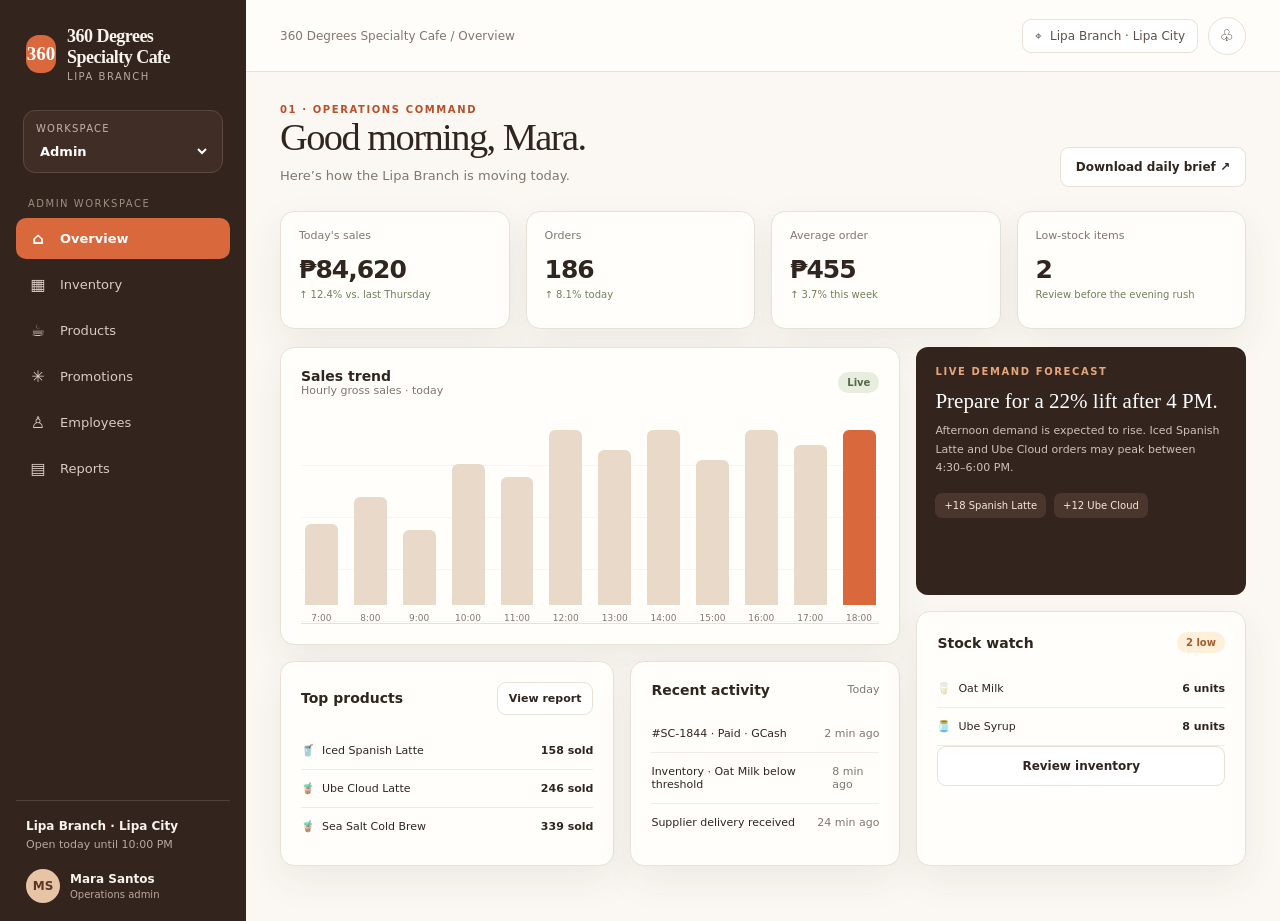
<file: index.html>
<!doctype html>
<html lang="en">
  <head>
    <meta charset="UTF-8" />
    <meta name="viewport" content="width=device-width, initial-scale=1" />
    <meta name="theme-color" content="#2d211c" />
    <title>360 Degrees Specialty Cafe - Lipa Branch | Admin</title>
    <link rel="stylesheet" href="styles.css" />
  </head>
  <body data-role="admin" data-default-page="overview">
    <div class="app" id="app">
      <aside class="sidebar">
        <div class="brand"><div class="brand-mark">360</div><div><strong>360 Degrees Specialty Cafe</strong><small>Lipa Branch</small></div></div>
        <div class="role-switch">
          <label for="role-select">Workspace</label>
          <select id="role-select" data-role-select>
            <option value="admin" selected>Admin</option>
            <option value="staff">Barista / Cashier</option>
            <option value="customer">Customer</option>
          </select>
        </div>
        <div class="nav-label">Admin workspace</div>
        <nav class="nav" aria-label="Admin navigation">
          <button class="active" data-page="overview" aria-current="page"><span class="nav-icon">⌂</span>Overview</button>
          <button data-page="inventory"><span class="nav-icon">▦</span>Inventory</button>
          <button data-page="products"><span class="nav-icon">☕</span>Products</button>
          <button data-page="promotions"><span class="nav-icon">✳</span>Promotions</button>
          <button data-page="employees"><span class="nav-icon">♙</span>Employees</button>
          <button data-page="reports"><span class="nav-icon">▤</span>Reports</button>
        </nav>
        <div class="sidebar-foot">
          <div class="store">Lipa Branch · Lipa City<small>Open today until 10:00 PM</small></div>
          <div class="person"><div class="avatar">MS</div><div><strong>Mara Santos</strong><small>Operations admin</small></div></div>
        </div>
      </aside>
      <main class="main">
        <header class="topbar">
          <div class="crumb">360 Degrees Specialty Cafe <span class="muted">/</span> <span id="breadcrumb-page">Overview</span></div>
          <div class="top-actions"><span class="location">⌖ &nbsp;Lipa Branch · Lipa City</span><button class="icon-button" aria-label="Notifications" data-action="notifications">♧</button></div>
        </header>
        <section class="content" id="content-view" aria-live="polite"></section>
      </main>
      <nav class="mobile-nav" aria-label="Admin mobile navigation">
        <button class="active" data-page="overview" aria-current="page"><span>⌂</span>Overview</button>
        <button data-page="inventory"><span>▦</span>Inventory</button>
        <button data-page="products"><span>☕</span>Products</button>
        <button data-page="promotions"><span>✳</span>Promotions</button>
        <button data-page="employees"><span>♙</span>Employees</button>
        <button data-page="reports"><span>▤</span>Reports</button>
      </nav>
      <div id="overlay-root"></div>
    </div>
    <script src="app.js" defer></script>
  </body>
</html>
</file>
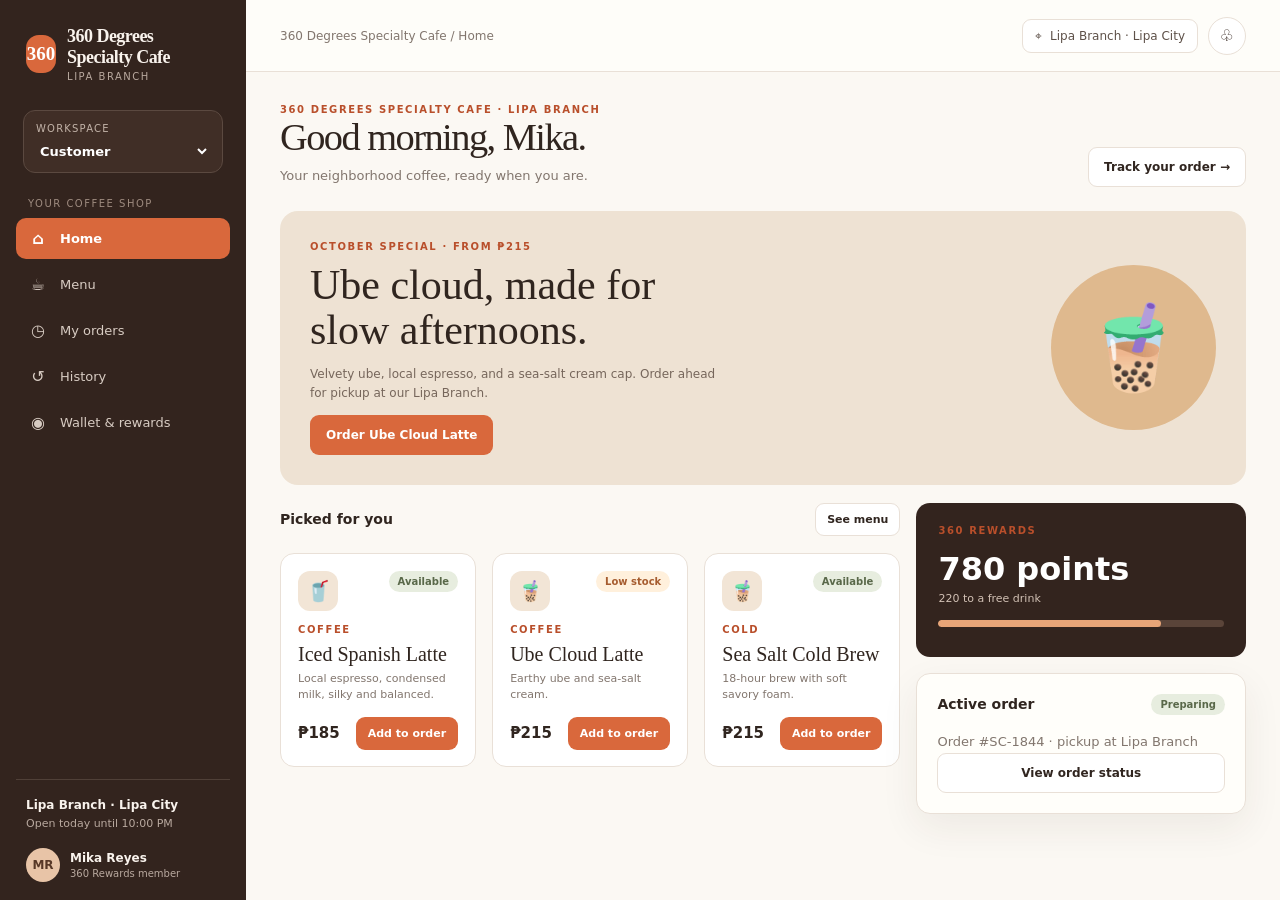
<file: customer.html>
<!doctype html>
<html lang="en">
  <head>
    <meta charset="UTF-8" />
    <meta name="viewport" content="width=device-width, initial-scale=1" />
    <meta name="theme-color" content="#2d211c" />
    <title>360 Degrees Specialty Cafe - Lipa Branch | Customer</title>
    <link rel="stylesheet" href="styles.css" />
  </head>
  <body data-role="customer" data-default-page="home">
    <div class="app" id="app">
      <aside class="sidebar">
        <div class="brand"><div class="brand-mark">360</div><div><strong>360 Degrees Specialty Cafe</strong><small>Lipa Branch</small></div></div>
        <div class="role-switch">
          <label for="role-select">Workspace</label>
          <select id="role-select" data-role-select>
            <option value="admin">Admin</option>
            <option value="staff">Barista / Cashier</option>
            <option value="customer" selected>Customer</option>
          </select>
        </div>
        <div class="nav-label">Your coffee shop</div>
        <nav class="nav" aria-label="Customer navigation">
          <button class="active" data-page="home" aria-current="page"><span class="nav-icon">⌂</span>Home</button>
          <button data-page="menu"><span class="nav-icon">☕</span>Menu</button>
          <button data-page="orders"><span class="nav-icon">◷</span>My orders</button>
          <button data-page="history"><span class="nav-icon">↺</span>History</button>
          <button data-page="wallet"><span class="nav-icon">◉</span>Wallet & rewards</button>
        </nav>
        <div class="sidebar-foot">
          <div class="store">Lipa Branch · Lipa City<small>Open today until 10:00 PM</small></div>
          <div class="person"><div class="avatar">MR</div><div><strong>Mika Reyes</strong><small>360 Rewards member</small></div></div>
        </div>
      </aside>
      <main class="main">
        <header class="topbar">
          <div class="crumb">360 Degrees Specialty Cafe <span class="muted">/</span> <span id="breadcrumb-page">Home</span></div>
          <div class="top-actions"><span class="location">⌖ &nbsp;Lipa Branch · Lipa City</span><button class="icon-button" aria-label="Notifications" data-action="notifications">♧</button></div>
        </header>
        <section class="content" id="content-view" aria-live="polite"></section>
      </main>
      <nav class="mobile-nav" aria-label="Customer mobile navigation">
        <button class="active" data-page="home" aria-current="page"><span>⌂</span>Home</button>
        <button data-page="menu"><span>☕</span>Menu</button>
        <button data-page="orders"><span>◷</span>Orders</button>
        <button data-page="history"><span>↺</span>History</button>
        <button data-page="wallet"><span>◉</span>Wallet</button>
      </nav>
      <div id="overlay-root"></div>
    </div>
    <script src="app.js" defer></script>
  </body>
</html>
</file>
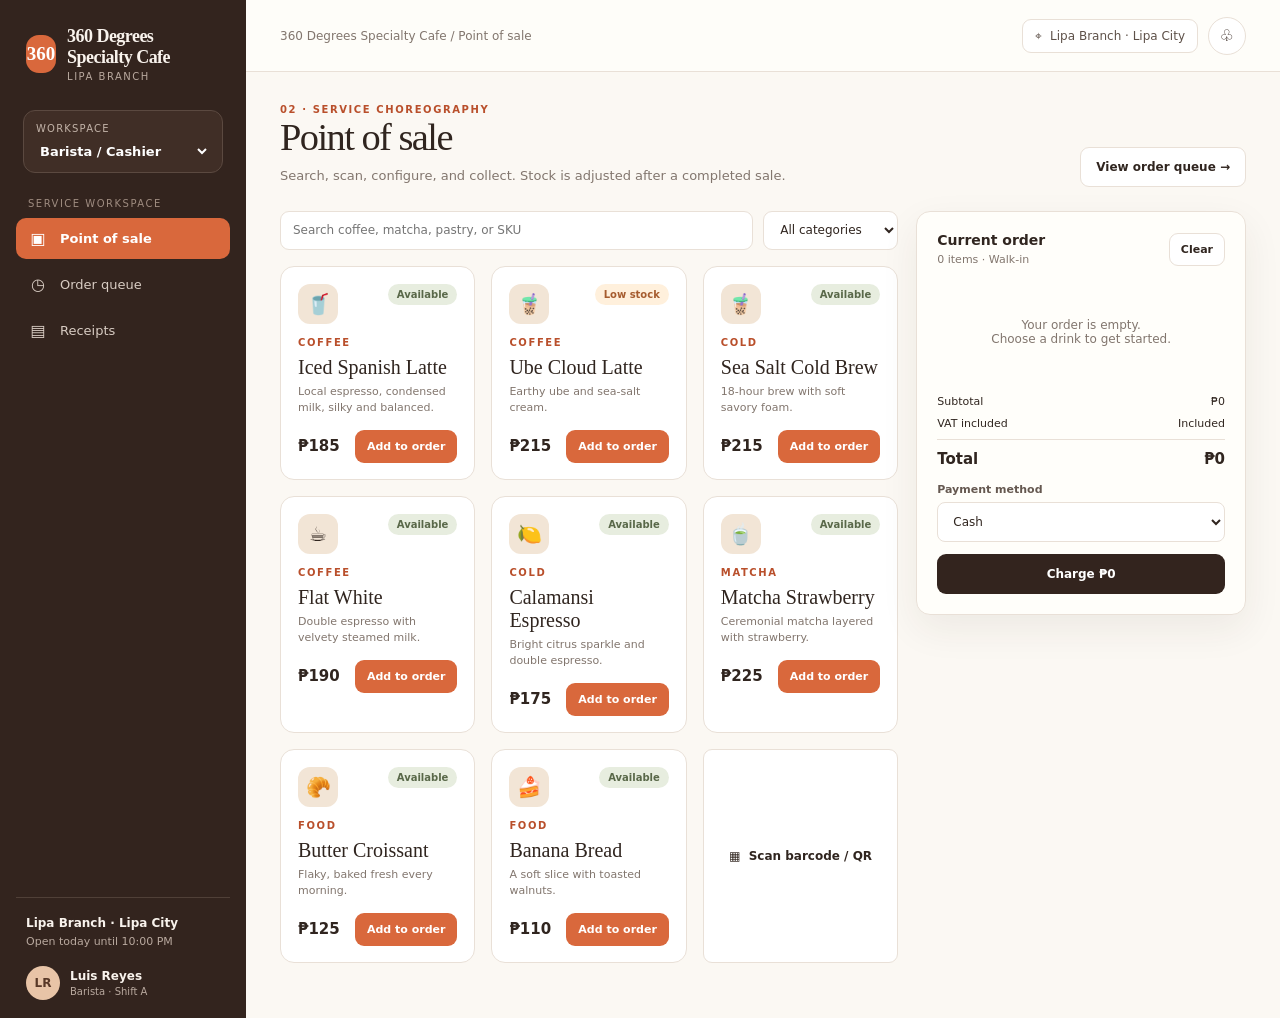
<file: staff.html>
<!doctype html>
<html lang="en">
  <head>
    <meta charset="UTF-8" />
    <meta name="viewport" content="width=device-width, initial-scale=1" />
    <meta name="theme-color" content="#2d211c" />
    <title>360 Degrees Specialty Cafe - Lipa Branch | Barista / Cashier</title>
    <link rel="stylesheet" href="styles.css" />
  </head>
  <body data-role="staff" data-default-page="pos">
    <div class="app" id="app">
      <aside class="sidebar">
        <div class="brand"><div class="brand-mark">360</div><div><strong>360 Degrees Specialty Cafe</strong><small>Lipa Branch</small></div></div>
        <div class="role-switch">
          <label for="role-select">Workspace</label>
          <select id="role-select" data-role-select>
            <option value="admin">Admin</option>
            <option value="staff" selected>Barista / Cashier</option>
            <option value="customer">Customer</option>
          </select>
        </div>
        <div class="nav-label">Service workspace</div>
        <nav class="nav" aria-label="Barista and cashier navigation">
          <button class="active" data-page="pos" aria-current="page"><span class="nav-icon">▣</span>Point of sale</button>
          <button data-page="queue"><span class="nav-icon">◷</span>Order queue</button>
          <button data-page="receipts"><span class="nav-icon">▤</span>Receipts</button>
        </nav>
        <div class="sidebar-foot">
          <div class="store">Lipa Branch · Lipa City<small>Open today until 10:00 PM</small></div>
          <div class="person"><div class="avatar">LR</div><div><strong>Luis Reyes</strong><small>Barista · Shift A</small></div></div>
        </div>
      </aside>
      <main class="main">
        <header class="topbar">
          <div class="crumb">360 Degrees Specialty Cafe <span class="muted">/</span> <span id="breadcrumb-page">Point of sale</span></div>
          <div class="top-actions"><span class="location">⌖ &nbsp;Lipa Branch · Lipa City</span><button class="icon-button" aria-label="Notifications" data-action="notifications">♧</button></div>
        </header>
        <section class="content" id="content-view" aria-live="polite"></section>
      </main>
      <nav class="mobile-nav" aria-label="Barista and cashier mobile navigation">
        <button class="active" data-page="pos" aria-current="page"><span>▣</span>Point of sale</button>
        <button data-page="queue"><span>◷</span>Order queue</button>
        <button data-page="receipts"><span>▤</span>Receipts</button>
      </nav>
      <div id="overlay-root"></div>
    </div>
    <script src="app.js" defer></script>
  </body>
</html>
</file>
<file: styles.css>
:root {
        color-scheme: light;
        --ink: #30251f;
        --muted: #82766e;
        --line: #e9e0d7;
        --paper: #fbf8f3;
        --white: #fffefa;
        --coffee: #33241e;
        --coffee-2: #5f4031;
        --orange: #d9683c;
        --orange-dark: #b94f2b;
        --cream: #f1e7d9;
        --sage: #e7eddf;
        --shadow: 0 14px 38px rgba(58, 37, 25, .07);
        font-family: Inter, ui-sans-serif, system-ui, -apple-system, BlinkMacSystemFont, "Segoe UI", sans-serif;
      }
      * { box-sizing: border-box; }
      body { margin: 0; min-width: 320px; background: var(--paper); color: var(--ink); }
      button, input, select { font: inherit; }
      button { cursor: pointer; }
      button:focus-visible, input:focus-visible, select:focus-visible { outline: 3px solid #e8a37d; outline-offset: 2px; }
      .app { min-height: 100vh; display: grid; grid-template-columns: 246px minmax(0, 1fr); }
      .sidebar { background: var(--coffee); color: #f9f3ed; display: flex; flex-direction: column; padding: 26px 16px 18px; min-height: 100vh; }
      .brand { display: flex; align-items: center; gap: 11px; padding: 0 10px 28px; }
      .brand-mark { width: 38px; height: 38px; display: grid; place-items: center; border-radius: 13px; background: var(--orange); color: white; font-family: Georgia, serif; font-size: 19px; font-weight: 700; }
      .brand strong { display: block; font-family: Georgia, serif; font-size: 18px; letter-spacing: -.03em; }
      .brand small { display: block; color: #b9a99f; font-size: 10px; letter-spacing: .15em; text-transform: uppercase; margin-top: 3px; }
      .role-switch { margin: 0 7px 25px; padding: 12px; border: 1px solid #5b4940; border-radius: 12px; background: #402e26; }
      .role-switch label { display: block; margin-bottom: 7px; color: #c3b4a9; font-size: 10px; letter-spacing: .12em; text-transform: uppercase; }
      .role-switch select { width: 100%; border: 0; background: transparent; color: #fff; font-size: 13px; font-weight: 650; }
      .role-switch option { color: var(--ink); }
      .nav-label { padding: 0 12px 9px; color: #9f8c80; font-size: 10px; letter-spacing: .15em; text-transform: uppercase; }
      .nav { display: grid; gap: 5px; }
      .nav button { width: 100%; display: flex; align-items: center; gap: 12px; border: 0; border-radius: 10px; background: transparent; color: #d8ccc3; padding: 11px 12px; text-align: left; font-size: 13px; }
      .nav button:hover { background: #45332a; color: white; }
      .nav button.active { background: var(--orange); color: white; font-weight: 650; }
      .nav-icon { width: 20px; text-align: center; font-size: 16px; }
      .sidebar-foot { margin-top: auto; padding: 18px 10px 0; border-top: 1px solid #504038; }
      .store { font-size: 12px; font-weight: 650; }
      .store small { display: block; color: #b9a99f; font-size: 11px; font-weight: 400; margin-top: 5px; }
      .person { display: flex; align-items: center; gap: 10px; margin-top: 18px; }
      .avatar { display: grid; place-items: center; width: 34px; height: 34px; flex: none; border-radius: 50%; background: #e8c4a7; color: #583827; font-size: 12px; font-weight: 750; }
      .person strong { display: block; font-size: 12px; }
      .person small { display: block; color: #b9a99f; font-size: 10px; margin-top: 3px; }
      .main { min-width: 0; }
      .topbar { min-height: 72px; display: flex; align-items: center; justify-content: space-between; gap: 18px; padding: 14px 34px; border-bottom: 1px solid var(--line); background: rgba(255,254,250,.82); }
      .crumb { color: var(--muted); font-size: 12px; }
      .top-actions { display: flex; align-items: center; gap: 10px; }
      .location { padding: 9px 12px; border: 1px solid var(--line); border-radius: 9px; color: #5e5149; background: white; font-size: 12px; }
      .icon-button { width: 38px; height: 38px; border: 1px solid var(--line); border-radius: 50%; background: white; color: var(--coffee); }
      .content { width: min(1440px, 100%); margin: 0 auto; padding: 32px 34px 55px; }
      .page-heading { display: flex; justify-content: space-between; align-items: end; gap: 16px; margin-bottom: 24px; }
      .eyebrow { color: var(--orange-dark); font-size: 10px; font-weight: 750; letter-spacing: .16em; text-transform: uppercase; }
      h1, h2, h3, p { margin-top: 0; }
      h1 { margin-bottom: 7px; font-family: Georgia, "Times New Roman", serif; font-size: clamp(28px, 3vw, 39px); letter-spacing: -.04em; font-weight: 500; }
      .subtitle { margin: 0; color: var(--muted); font-size: 13px; line-height: 1.6; }
      .button { display: inline-flex; align-items: center; justify-content: center; gap: 8px; min-height: 40px; padding: 0 15px; border: 1px solid transparent; border-radius: 9px; background: var(--orange); color: white; font-size: 12px; font-weight: 700; }
      .button:hover { background: var(--orange-dark); }
      .button.secondary { border-color: var(--line); background: white; color: var(--ink); }
      .button.secondary:hover { background: #f7f0e8; }
      .button.dark { background: var(--coffee); }
      .button.small { min-height: 33px; padding: 0 11px; font-size: 11px; }
      .button.danger { background: #a64032; }
      .grid { display: grid; gap: 16px; }
      .stats { grid-template-columns: repeat(4, minmax(0, 1fr)); margin-bottom: 18px; }
      .stat, .card { border: 1px solid var(--line); border-radius: 14px; background: var(--white); box-shadow: var(--shadow); }
      .stat { min-height: 118px; padding: 17px 18px; }
      .stat-label { color: var(--muted); font-size: 11px; }
      .stat-value { margin-top: 13px; font-size: 25px; font-weight: 720; letter-spacing: -.04em; }
      .stat-note { margin-top: 5px; color: #71815f; font-size: 10px; }
      .two-col { grid-template-columns: minmax(0, 1.6fr) minmax(270px, .85fr); }
      .card { padding: 20px; }
      .card-head { display: flex; align-items: center; justify-content: space-between; gap: 12px; margin-bottom: 17px; }
      .card-title { margin: 0; font-size: 14px; font-weight: 700; }
      .card-note { color: var(--muted); font-size: 11px; }
      .chart { height: 210px; display: flex; align-items: end; gap: clamp(5px, 1.4vw, 16px); padding: 16px 4px 0; border-bottom: 1px solid var(--line); background: repeating-linear-gradient(to bottom, transparent 0, transparent 51px, #f1ece6 52px); }
      .bar-wrap { height: 100%; flex: 1; display: flex; flex-direction: column; justify-content: end; align-items: center; gap: 8px; color: var(--muted); font-size: 9px; }
      .bar { width: min(100%, 38px); min-height: 8px; border-radius: 6px 6px 0 0; background: #e8d9c9; }
      .bar.accent { background: var(--orange); }
      .forecast { border-radius: 12px; padding: 19px; background: var(--coffee); color: white; }
      .forecast .eyebrow { color: #e5a67d; }
      .forecast h3 { margin: 12px 0 8px; font: 500 21px/1.22 Georgia, serif; }
      .forecast p { margin: 0; color: #d0c2b8; font-size: 11px; line-height: 1.65; }
      .forecast-tags { display: flex; gap: 8px; margin-top: 16px; }
      .forecast-tags span { padding: 7px 9px; border-radius: 7px; background: #4a362c; color: #f5e7db; font-size: 10px; }
      .activity { display: grid; gap: 0; }
      .activity-row { display: flex; justify-content: space-between; gap: 10px; padding: 12px 0; border-bottom: 1px solid #f0ebe5; font-size: 11px; }
      .activity-row:last-child { border-bottom: 0; }
      .muted { color: var(--muted); }
      .pill { display: inline-flex; align-items: center; padding: 5px 9px; border-radius: 20px; background: var(--sage); color: #596849; font-size: 10px; font-weight: 700; }
      .pill.warn { background: #fff0dc; color: #a65c2f; }
      .toolbar-row { display: flex; flex-wrap: wrap; align-items: center; gap: 10px; margin-bottom: 16px; }
      .input, .select { min-height: 39px; padding: 0 12px; border: 1px solid var(--line); border-radius: 9px; background: white; color: var(--ink); font-size: 12px; }
      .input { min-width: 200px; flex: 1; }
      .select { min-width: 135px; }
      .table-wrap { overflow-x: auto; }
      table { width: 100%; border-collapse: collapse; font-size: 12px; }
      th { padding: 11px 12px; border-bottom: 1px solid var(--line); color: var(--muted); text-align: left; font-size: 10px; font-weight: 650; letter-spacing: .08em; text-transform: uppercase; white-space: nowrap; }
      td { padding: 13px 12px; border-bottom: 1px solid #f0ebe5; white-space: nowrap; }
      tbody tr:last-child td { border-bottom: 0; }
      .product-cell { display: flex; align-items: center; gap: 10px; }
      .product-art { display: grid; place-items: center; width: 40px; height: 40px; flex: none; border-radius: 12px; background: #f2e5d6; font-size: 20px; }
      .product-art.large { width: 66px; height: 66px; font-size: 30px; }
      .product-name { font-weight: 700; }
      .product-meta { margin-top: 3px; color: var(--muted); font-size: 10px; }
      .product-grid { grid-template-columns: repeat(3, minmax(0, 1fr)); }
      .product-card { overflow: hidden; border: 1px solid var(--line); border-radius: 14px; background: white; }
      .product-card-top { display: flex; justify-content: space-between; align-items: start; padding: 17px 17px 8px; }
      .product-card-body { padding: 5px 17px 16px; }
      .product-card h3 { margin: 8px 0 5px; font: 500 20px Georgia, serif; }
      .product-card p { min-height: 34px; margin-bottom: 12px; color: var(--muted); font-size: 11px; line-height: 1.5; }
      .product-card-foot { display: flex; justify-content: space-between; align-items: center; gap: 10px; }
      .price { font-size: 15px; font-weight: 750; }
      .category-chips { display: flex; flex-wrap: wrap; gap: 8px; margin: 0 0 18px; }
      .chip { min-height: 33px; padding: 0 13px; border: 1px solid var(--line); border-radius: 20px; background: white; color: #71635a; font-size: 11px; }
      .chip.active { border-color: var(--coffee); background: var(--coffee); color: white; }
      .pos-layout { display: grid; grid-template-columns: minmax(0, 1.5fr) minmax(300px, .8fr); align-items: start; gap: 18px; }
      .cart-card { position: sticky; top: 18px; }
      .cart-line { display: flex; justify-content: space-between; gap: 12px; padding: 12px 0; border-bottom: 1px solid #f0ebe5; font-size: 11px; }
      .cart-line strong { display: block; margin-bottom: 3px; }
      .cart-controls { display: flex; align-items: center; gap: 7px; margin-top: 6px; }
      .qty-button { width: 25px; height: 25px; border: 1px solid var(--line); border-radius: 7px; background: white; }
      .totals { display: grid; gap: 9px; padding: 15px 0; font-size: 11px; }
      .total-row { display: flex; justify-content: space-between; gap: 10px; }
      .total-row.grand { padding-top: 10px; border-top: 1px solid var(--line); font-size: 15px; font-weight: 750; }
      .full { width: 100%; }
      .empty { padding: 34px 15px; color: var(--muted); text-align: center; font-size: 12px; }
      .queue-grid { grid-template-columns: repeat(3, minmax(0, 1fr)); align-items: start; }
      .queue-column { min-height: 230px; padding: 14px; border: 1px solid var(--line); border-radius: 13px; background: #f6f1eb; }
      .queue-heading { display: flex; justify-content: space-between; margin-bottom: 12px; font-size: 12px; font-weight: 750; }
      .order-card { margin-bottom: 10px; padding: 14px; border: 1px solid var(--line); border-radius: 11px; background: white; }
      .order-card:last-child { margin-bottom: 0; }
      .order-top { display: flex; justify-content: space-between; gap: 8px; font-size: 11px; font-weight: 750; }
      .order-card p { margin: 9px 0; color: #655950; font-size: 11px; line-height: 1.55; }
      .promo-banner { display: flex; justify-content: space-between; align-items: center; gap: 22px; min-height: 230px; padding: 30px; border-radius: 18px; background: #eee2d3; overflow: hidden; }
      .promo-banner h2 { max-width: 430px; margin: 11px 0; font: 500 clamp(27px, 4vw, 42px)/1.08 Georgia, serif; }
      .promo-banner p { max-width: 410px; color: #76665b; font-size: 12px; line-height: 1.6; }
      .promo-cup { display: grid; place-items: center; width: 165px; height: 165px; flex: none; border-radius: 50%; background: #dfb98e; font-size: 83px; }
      .customer-tabs { display: flex; gap: 7px; }
      .reward-card { padding: 22px; border-radius: 14px; background: var(--coffee); color: white; }
      .reward-card .points { margin: 14px 0 4px; font-size: 32px; font-weight: 750; }
      .reward-card p { margin: 0; color: #d2c1b5; font-size: 11px; }
      .progress { height: 7px; margin: 15px 0 8px; overflow: hidden; border-radius: 10px; background: #5a4439; }
      .progress span { display: block; height: 100%; border-radius: inherit; background: #e8a578; }
      .wallet-card { padding: 23px; border-radius: 15px; background: linear-gradient(135deg, #56392c, #2f211b); color: white; }
      .wallet-card .balance { margin: 16px 0 22px; font-size: 30px; font-weight: 750; }
      .wallet-card .card-note { color: #d8c6b8; }
      .notice { position: fixed; right: 22px; bottom: 22px; z-index: 20; max-width: min(380px, calc(100vw - 36px)); padding: 13px 16px; border-radius: 10px; background: var(--coffee); color: white; box-shadow: 0 12px 35px #25180f33; font-size: 12px; }
      .modal-backdrop { position: fixed; inset: 0; z-index: 10; display: grid; place-items: center; padding: 18px; background: #241a16a6; }
      .modal { width: min(470px, 100%); max-height: min(90vh, 760px); overflow: auto; padding: 22px; border-radius: 16px; background: var(--white); box-shadow: 0 25px 80px #20140d44; }
      .modal-head { display: flex; justify-content: space-between; align-items: start; gap: 12px; margin-bottom: 18px; }
      .modal-head h2 { margin: 0 0 5px; font: 500 25px Georgia, serif; }
      .close { width: 32px; height: 32px; border: 1px solid var(--line); border-radius: 50%; background: white; }
      .form-grid { display: grid; gap: 12px; }
      .field label { display: block; margin-bottom: 6px; color: #655850; font-size: 11px; font-weight: 650; }
      .field input, .field select { width: 100%; min-height: 40px; padding: 0 11px; border: 1px solid var(--line); border-radius: 8px; background: white; }
      .form-actions { display: flex; justify-content: end; gap: 8px; margin-top: 6px; }
      .mobile-nav { display: none; }
      @media (max-width: 1020px) {
        .app { grid-template-columns: 205px minmax(0, 1fr); }
        .content { padding: 26px 22px 45px; }
        .topbar { padding-inline: 22px; }
        .stats { grid-template-columns: repeat(2, minmax(0, 1fr)); }
        .product-grid { grid-template-columns: repeat(2, minmax(0, 1fr)); }
        .two-col { grid-template-columns: minmax(0, 1.3fr) minmax(240px, .9fr); }
      }
      @media (max-width: 720px) {
        .app { display: block; padding-bottom: 66px; }
        .sidebar { min-height: auto; padding: 12px 15px; }
        .brand { padding: 0; }
        .brand-mark { width: 34px; height: 34px; }
        .role-switch, .nav-label, .sidebar .nav, .sidebar-foot { display: none; }
        .topbar { min-height: 54px; padding: 8px 16px; }
        .content { padding: 24px 16px 35px; }
        .page-heading { align-items: start; }
        .location { display: none; }
        .stats { gap: 10px; }
        .stat { min-height: 100px; padding: 14px; }
        .stat-value { font-size: 21px; }
        .two-col, .pos-layout { grid-template-columns: 1fr; }
        .cart-card { position: static; }
        .product-grid { grid-template-columns: repeat(2, minmax(0, 1fr)); gap: 10px; }
        .product-card-top { padding: 12px 12px 5px; }
        .product-card-body { padding: 5px 12px 12px; }
        .product-card h3 { font-size: 16px; }
        .product-art { width: 34px; height: 34px; font-size: 17px; }
        .queue-grid { grid-template-columns: 1fr; }
        .promo-banner { min-height: 195px; padding: 22px; }
        .promo-cup { width: 100px; height: 100px; font-size: 50px; }
        .mobile-nav { position: fixed; inset: auto 0 0; z-index: 5; display: flex; justify-content: space-around; padding: 8px 5px max(8px, env(safe-area-inset-bottom)); border-top: 1px solid var(--line); background: #fffefa; }
        .mobile-nav button { display: grid; justify-items: center; gap: 3px; border: 0; background: transparent; color: #74675f; font-size: 9px; }
        .mobile-nav button.active { color: var(--orange-dark); font-weight: 750; }
        .mobile-nav span { font-size: 17px; }
      }
      @media (max-width: 390px) {
        .stats { grid-template-columns: 1fr 1fr; }
        .product-grid { grid-template-columns: 1fr; }
        .page-heading { display: block; }
        .page-heading > .button { margin-top: 14px; }
      }
</file>
